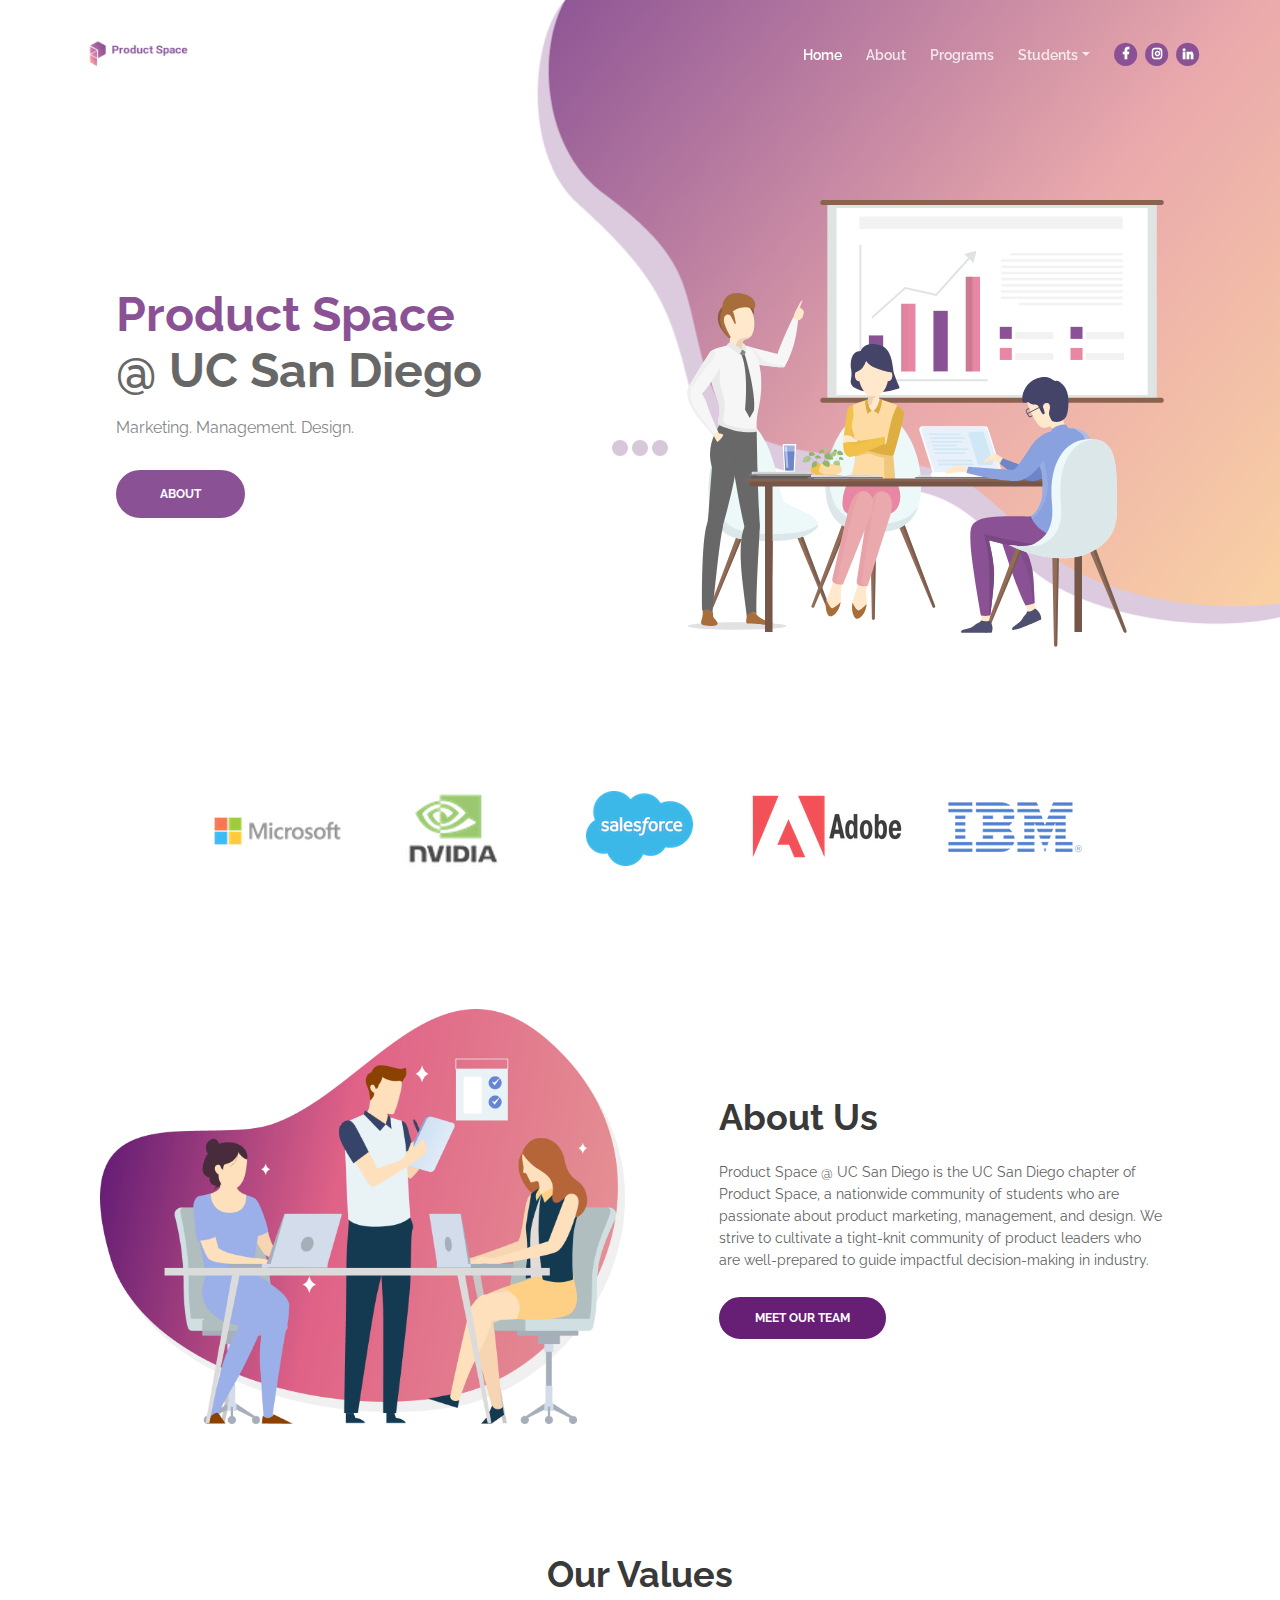
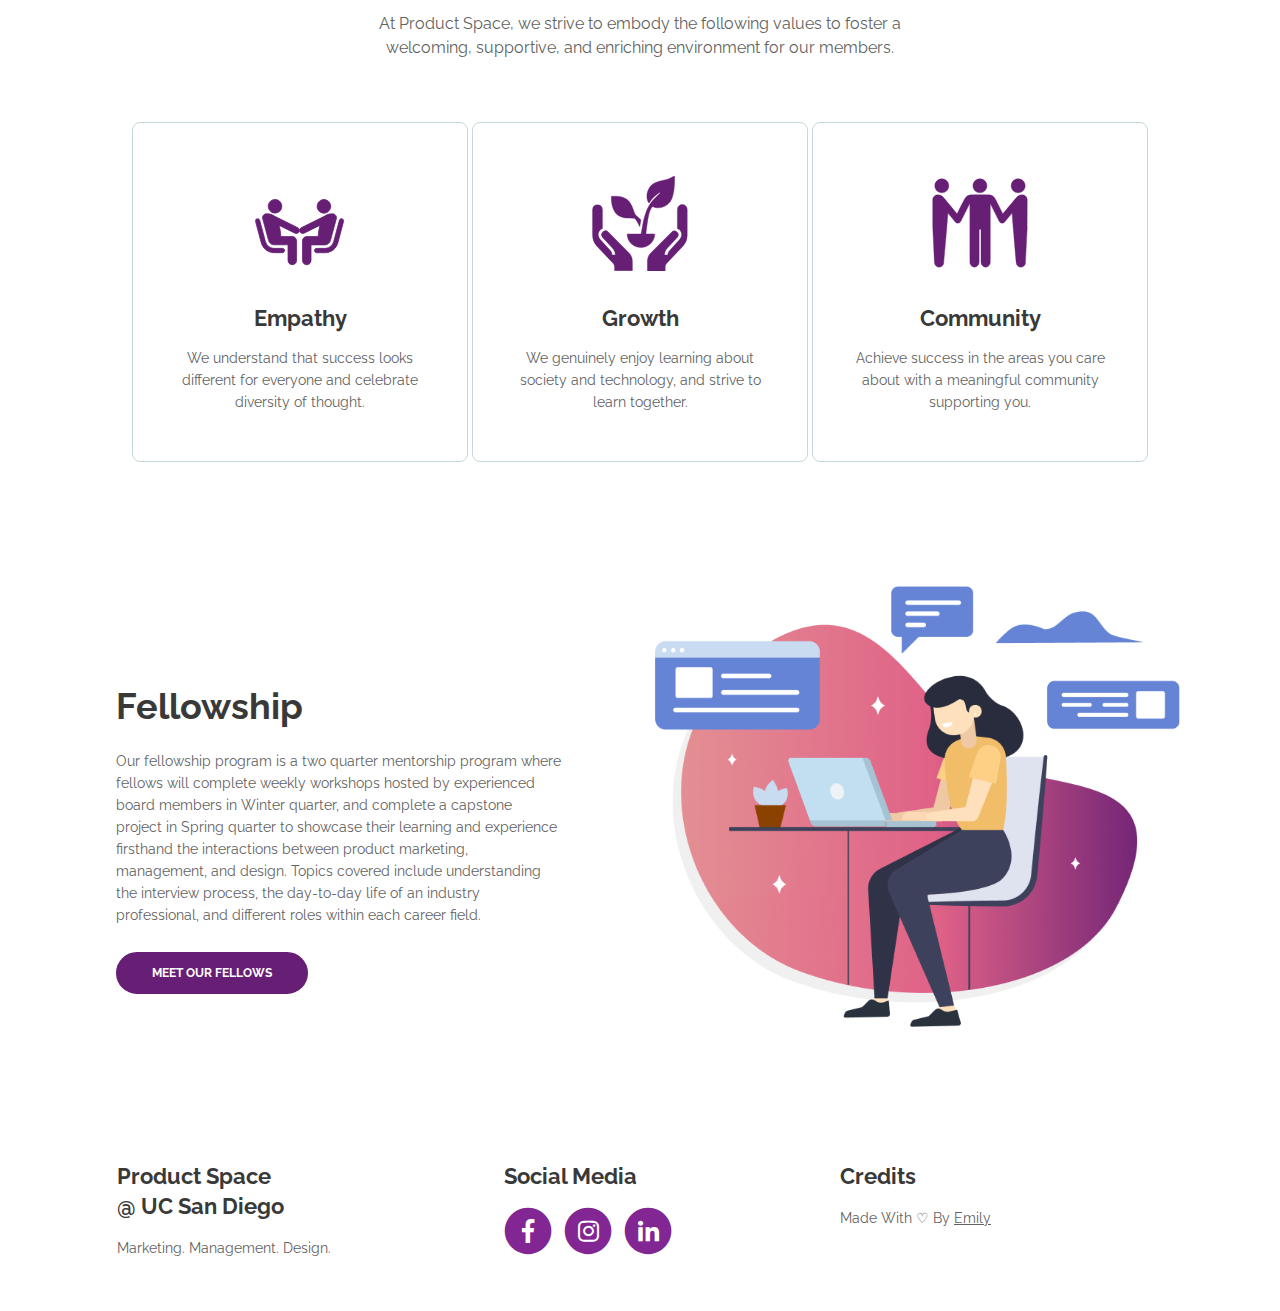
<file: index.html>
<!DOCTYPE html>
<html lang="en">
<head>
    <meta charset="utf-8">
    <meta name="viewport" content="width=device-width, initial-scale=1, shrink-to-fit=no">

    <!-- OG Meta Tags to improve the way the post looks when you share the page on LinkedIn, Facebook, Google+ -->
	<meta property="og:site_name" content="Product Space @ UC San Diego" /> <!-- website name -->
	<meta property="og:site" content="" /> <!-- website link -->
	<meta property="og:title" content="Product Space @ UC San Diego"/> <!-- title shown in the actual shared post -->
	<meta property="og:description" content="" /> <!-- description shown in the actual shared post -->
	<meta property="og:image" content="" /> <!-- image link, make sure it's jpg -->
	<meta property="og:url" content="" /> <!-- where do you want your post to link to -->
	<meta property="og:type" content="article" />

    <!-- Website Title -->
    <title>Product Space @ UC San Diego</title>
    
    <!-- Styles -->
    <link href="https://fonts.googleapis.com/css?family=Raleway:400,400i,600,700,700i&amp;subset=latin-ext" rel="stylesheet">
    <link href="css/bootstrap.css" rel="stylesheet">
    <link href="css/fontawesome-all.css" rel="stylesheet">
    <link href="css/swiper.css" rel="stylesheet">
	<link href="css/magnific-popup.css" rel="stylesheet">
	<link href="css/styles.css" rel="stylesheet">
	
    <link rel="icon" href="images/PS-logo.png">
</head>
<body data-spy="scroll" data-target=".fixed-top">
    
    <!-- Preloader -->
	<div class="spinner-wrapper">
        <div class="spinner">
            <div class="bounce1"></div>
            <div class="bounce2"></div>
            <div class="bounce3"></div>
        </div>
    </div>
    <!-- end of preloader -->
    

    <!-- Navigation -->
    <nav class="navbar navbar-expand-lg navbar-dark navbar-custom fixed-top">

        <!-- Image Logo -->
        <a class="navbar-brand logo-image" href="index.html"><img src="images/long-logo.png" alt="alternative"></a>
        
        <!-- Mobile Menu Toggle Button -->
        <button class="navbar-toggler" type="button" data-toggle="collapse" data-target="#navbarsExampleDefault" aria-controls="navbarsExampleDefault" aria-expanded="false" aria-label="Toggle navigation">
            <span class="navbar-toggler-awesome fas fa-bars"></span>
            <span class="navbar-toggler-awesome fas fa-times"></span>
        </button>
        <!-- end of mobile menu toggle button -->

        <div class="collapse navbar-collapse" id="navbarsExampleDefault">
            <ul class="navbar-nav ml-auto">
                <li class="nav-item">
                    <a class="nav-link page-scroll" href="#header">Home <span class="sr-only">(current)</span></a>
                </li>
                <li class="nav-item">
                    <a class="nav-link page-scroll" href="#about">About</a>
                </li>
                <li class="nav-item">
                    <a class="nav-link page-scroll" href="#program">Programs</a>
                </li>

                <!-- Dropdown Menu -->          
                <li class="nav-item dropdown">
                    <a class="nav-link dropdown-toggle page-scroll" id="navbarDropdown" role="button" aria-haspopup="true" aria-expanded="false">Students</a>
                    <div class="dropdown-menu" aria-labelledby="navbarDropdown">
                        <a class="dropdown-item" href="board-members.html"><span class="item-text">Board Members</span></a>
                        <div class="dropdown-items-divide-hr"></div>
                        <a class="dropdown-item" href="fellows.html"><span class="item-text">Fellows</span></a>
                    </div>
                </li>
                <!-- end of dropdown menu -->

            </ul>
            <span class="nav-item social-icons">
                <span class="fa-stack fa-lg">
                    <a href="https://www.facebook.com/productspaceucsd/">
                        <i class="fas fa-circle fa-stack-2x"></i>
                        <i class="fab fa-facebook-f fa-stack-1x"></i>
                    </a>
                </span>
                <span class="fa-stack fa-lg">
                    <a href="https://www.instagram.com/productspaceucsd/">
                        <i class="fas fa-circle fa-stack-2x"></i>
                        <i class="fab fa-instagram fa-stack-1x"></i>
                    </a>
                </span>
                <span class="fa-stack fa-lg">
                    <a href="https://www.linkedin.com/company/product-space-national/">
                        <i class="fas fa-circle fa-stack-2x"></i>
                        <i class="fab fa-linkedin-in fa-stack-1x"></i>
                    </a>
                </span>
            </span>
        </div>
    </nav> <!-- end of navbar -->
    <!-- end of navigation -->


    <!-- Header -->
    <header id="header" class="header">
        <div class="header-content">
            <div class="container">
                <div class="row">
                    <div class="col-lg-6">
                        <div class="text-container">
                            <h1><span class="purple">Product Space</span><br>@ UC San Diego</h1>
                            <p class="p-large">Marketing. Management. Design.</p>
                            <a class="btn-solid-lg page-scroll" href="#about">ABOUT</a>
                        </div> <!-- end of text-container -->
                    </div> <!-- end of col -->
                    <div class="col-lg-6">
                        <div class="image-container">
                            <img class="img-fluid" src="images/landing-page-graphics/homepage graphic 1.svg" alt="alternative">
                        </div> <!-- end of image-container -->
                    </div> <!-- end of col -->
                </div> <!-- end of row -->
            </div> <!-- end of container -->
        </div> <!-- end of header-content -->
    </header> <!-- end of header -->
    <!-- end of header -->


    <!-- Companies -->
    <div class="slider-1">
        <div class="container">
            <div class="row">
                <div class="col-lg-12">
                    
                    <!-- Image Slider -->
                    <div class="slider-container">
                        <div class="swiper-container image-slider">
                            <div class="swiper-wrapper">
                                <!-- Microsoft -->
                                <div class="swiper-slide">
                                    <div class="image-container">
                                        <img class="img-responsive" src="images/companies/microsoft-logo-4.png" alt="alternative">
                                    </div>
                                </div>
                                <!-- NVIDIA -->
                                <div class="swiper-slide">
                                    <div class="image-container">
                                        <img class="img-responsive" src="images/companies/nvidia-logo.png" alt="alternative">
                                    </div>
                                </div>
                                <!-- Salesforce -->
                                <div class="swiper-slide">
                                    <div class="image-container">
                                        <img class="img-responsive" src="images/companies/salesforce-logo.png" alt="alternative">
                                    </div>
                                </div>
                                <!-- Adobe -->
                                <div class="swiper-slide">
                                    <div class="image-container">
                                        <img class="img-responsive" src="images/companies/adobe-logo.png" alt="alternative">
                                    </div>
                                </div>
                                <!-- IBM -->
                                <div class="swiper-slide">
                                    <div class="image-container">
                                        <img class="img-responsive" src="images/companies/ibm-logo.png" alt="alternative">
                                    </div>
                                </div>
                            </div> <!-- end of swiper-wrapper -->
                        </div> <!-- end of swiper container -->
                    </div> <!-- end of slider-container -->
                    <!-- end of image slider -->
                </div> <!-- end of col -->
            </div> <!-- end of row -->
        </div> <!-- end of container -->
    </div> <!-- end of slider-1 -->
    <!-- end of companies -->


    <!-- About -->
    <div id="about">
        <div class="basic-2">
            <div class="container">
                <div class="row">
                    <div class="col-lg-6">
                        <div class="image-container">
                            <img class="img-fluid" src="images/landing-page-graphics/homepage graphic 2.png" alt="alternative">
                        </div> <!-- end of image-container -->
                    </div> <!-- end of col -->
                    <div class="col-lg-6">
                        <div class="text-container">
                            <h2>About Us</h2>
                            <p>Product Space @ UC San Diego is the UC San Diego chapter of Product Space, a nationwide community of students who are passionate about product marketing, management, and design. We strive to cultivate a tight-knit community of product leaders who are well-prepared to guide impactful decision-making in industry.</p>
                            <a class="btn-solid-reg" href="board-members.html">MEET OUR TEAM</a>
                        </div> <!-- end of text-container -->
                    </div> <!-- end of col -->
                </div> <!-- end of row -->
            </div> <!-- end of container -->
        </div> <!-- end of basic-2 -->
        <!-- end of details 2 -->
    </div>


    <!-- Values -->
    <div id="values" class="cards-1">
        <div class="container">
            <div class="row">
                <div class="col-lg-12">
                    <h2>Our Values</h2>
                    <p class="p-heading p-large">At Product Space, we strive to embody the following values to foster a welcoming, supportive, and enriching environment for our members.</p>
                </div> <!-- end of col -->
            </div> <!-- end of row -->
            <div class="row">
                <div class="col-md-12">

                    <!-- Empathy -->
                    <div class="card">
                        <img class="card-image" src="images/values/empathy.svg" alt="alternative">
                        <div class="card-body">
                            <h4 class="card-title">Empathy</h4>
                            <p>We understand that success looks different for everyone and celebrate diversity of thought.</p>
                        </div>
                    </div>

                    <!-- Growth -->
                    <div class="card">
                        <img class="card-image" src="images/values/growth.svg" alt="alternative">
                        <div class="card-body">
                            <h4 class="card-title">Growth</h4>
                            <p>We genuinely enjoy learning about society and technology, and strive to learn together.</p>
                        </div>
                    </div>

                    <!-- Community -->
                    <div class="card">
                        <img class="card-image" src="images/values/community.svg" alt="alternative">
                        <div class="card-body">
                            <h4 class="card-title">Community</h4>
                            <p>Achieve success in the areas you care about with a meaningful community supporting you.</p>
                        </div>
                    </div>
                    
                </div> <!-- end of col -->
            </div> <!-- end of row -->
        </div> <!-- end of container -->
    </div> <!-- end of cards-1 -->
    <!-- end of services -->


    <div id="program">
        <div class="basic-1">
            <div class="container">
                <div class="row">
                    <div class="col-lg-6">
                        <div class="text-container">
                            <h2>Fellowship</h2>
                            <p>Our fellowship program is a two quarter mentorship program where fellows will complete weekly workshops hosted by experienced board members in Winter quarter, and complete a capstone project in Spring quarter to showcase their learning and experience firsthand the interactions between product marketing, management, and design. Topics covered include understanding the interview process, the day-to-day life of an industry professional, and different roles within each career field.</p>
                            <a class="btn-solid-reg" href="fellows.html">MEET OUR FELLOWS</a>
                        </div> <!-- end of text-container -->
                    </div> <!-- end of col -->
                    <div class="col-lg-6">
                        <div class="image-container">
                            <img class="img-fluid" src="images/landing-page-graphics/homepage graphic 3.png" alt="alternative">
                        </div> <!-- end of image-container -->
                    </div> <!-- end of col -->
                </div> <!-- end of row -->
            </div> <!-- end of container -->
        </div> <!-- end of basic-1 -->
    </div>


    <!-- Footer -->
    <div class="footer">
        <div class="container">
            <div class="row">

                <div class="col-md-4">
                    <div class="footer-col">
                        <h4>Product Space <br>@ UC San Diego</h4>
                        <p>Marketing. Management. Design.</p>
                    </div>
                </div> <!-- end of col -->

                <div class="col-md-4">
                    <div class="footer-col last">
                        <h4>Social Media</h4>
                        <span class="fa-stack fa-lg">
                            <a href="https://www.facebook.com/productspaceucsd/">
                                <i class="fas fa-circle fa-stack-2x"></i>
                                <i class="fab fa-facebook-f fa-stack-1x"></i>
                            </a>
                        </span>
                        <span class="fa-stack fa-lg">
                            <a href="https://www.instagram.com/productspaceucsd/">
                                <i class="fas fa-circle fa-stack-2x"></i>
                                <i class="fab fa-instagram fa-stack-1x"></i>
                            </a>
                        </span>
                        <span class="fa-stack fa-lg">
                            <a href="https://www.linkedin.com/company/product-space-national">
                                <i class="fas fa-circle fa-stack-2x"></i>
                                <i class="fab fa-linkedin-in fa-stack-1x"></i>
                            </a>
                        </span>
                    </div> 
                </div> <!-- end of col -->

                <div class="col-md-4">
                    <h4>Credits</h4>
                    <p>Made With ♡ By <a href="https://www.linkedin.com/in/emilyjin1/">Emily</a></p>
                </div>
            </div> <!-- end of row -->
        </div> <!-- end of container -->
    </div> <!-- end of footer -->  
    <!-- end of footer -->
    
    	
    <!-- Scripts -->
    <script src="js/jquery.min.js"></script> <!-- jQuery for Bootstrap's JavaScript plugins -->
    <script src="js/popper.min.js"></script> <!-- Popper tooltip library for Bootstrap -->
    <script src="js/bootstrap.min.js"></script> <!-- Bootstrap framework -->
    <script src="js/jquery.easing.min.js"></script> <!-- jQuery Easing for smooth scrolling between anchors -->
    <script src="js/swiper.min.js"></script> <!-- Swiper for image and text sliders -->
    <script src="js/jquery.magnific-popup.js"></script> <!-- Magnific Popup for lightboxes -->
    <script src="js/validator.min.js"></script> <!-- Validator.js - Bootstrap plugin that validates forms -->
    <script src="js/scripts.js"></script> <!-- Custom scripts -->
</body>
</html>
</file>
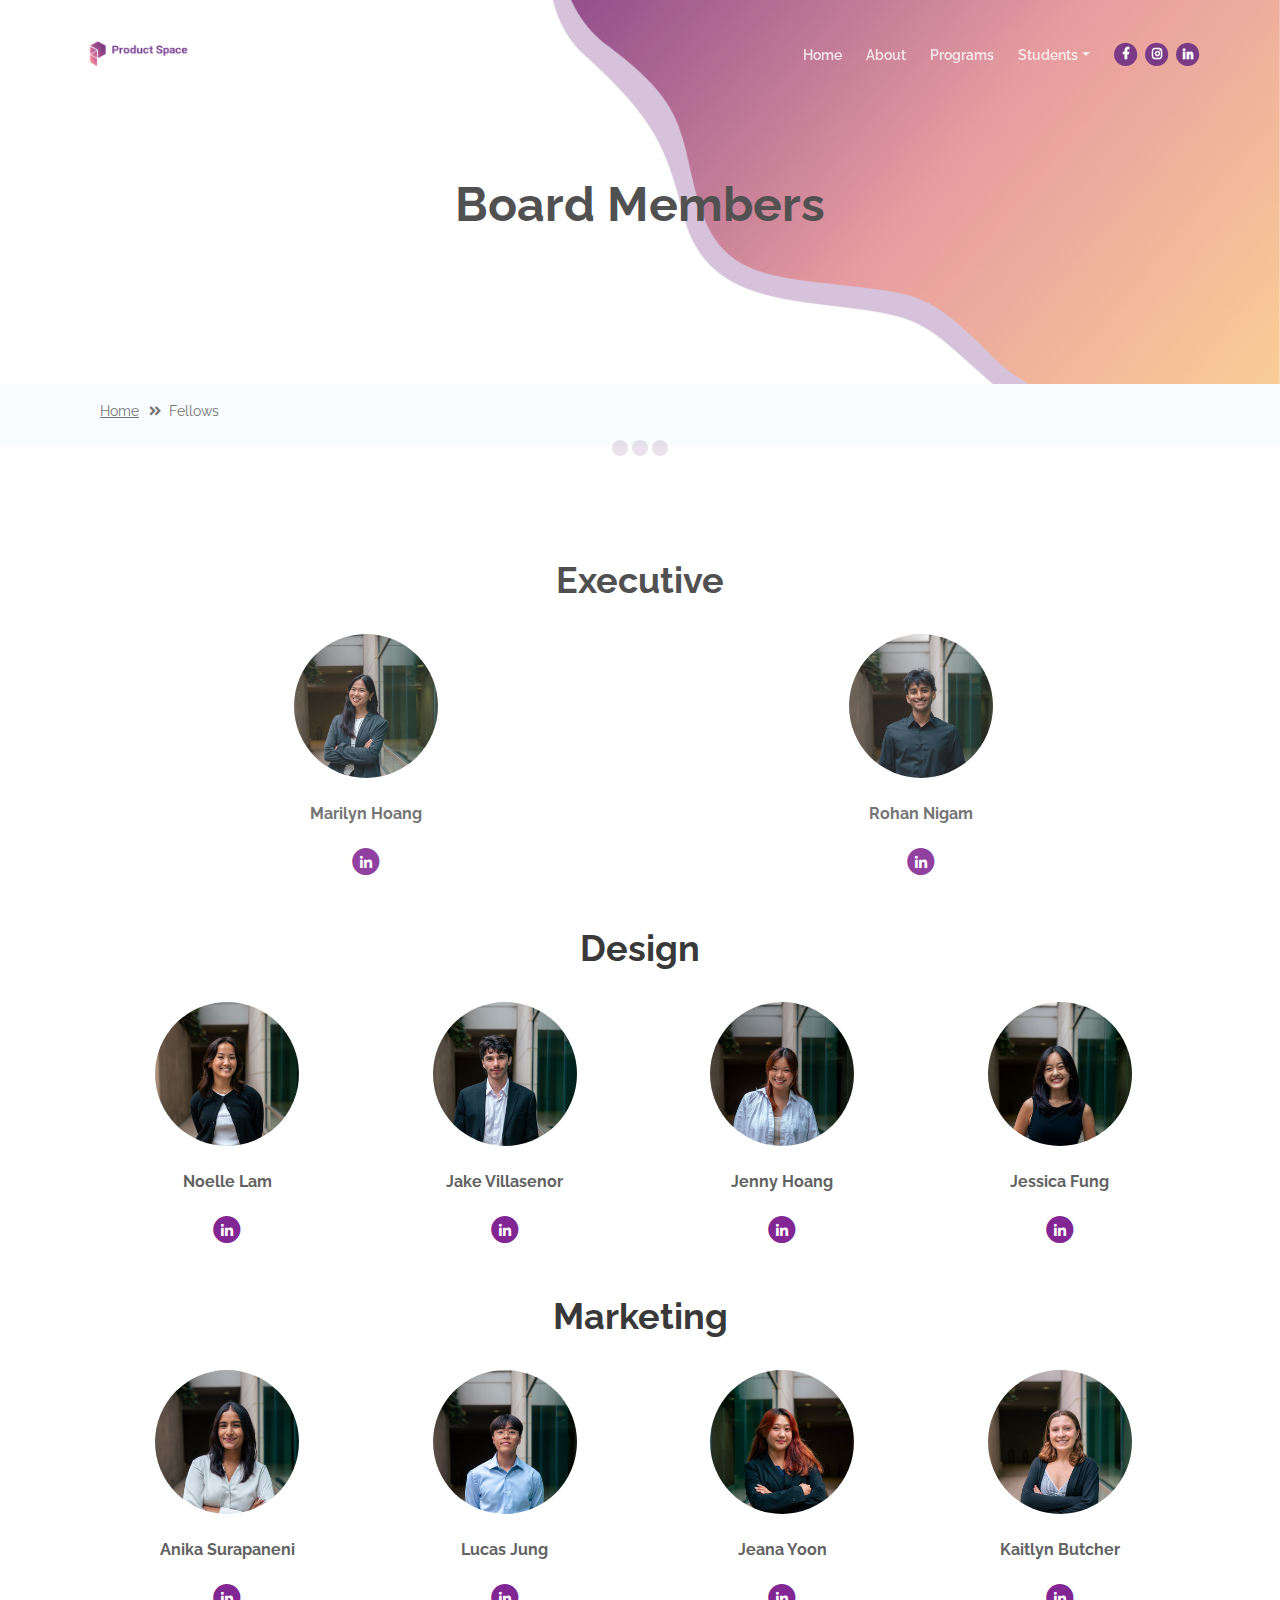
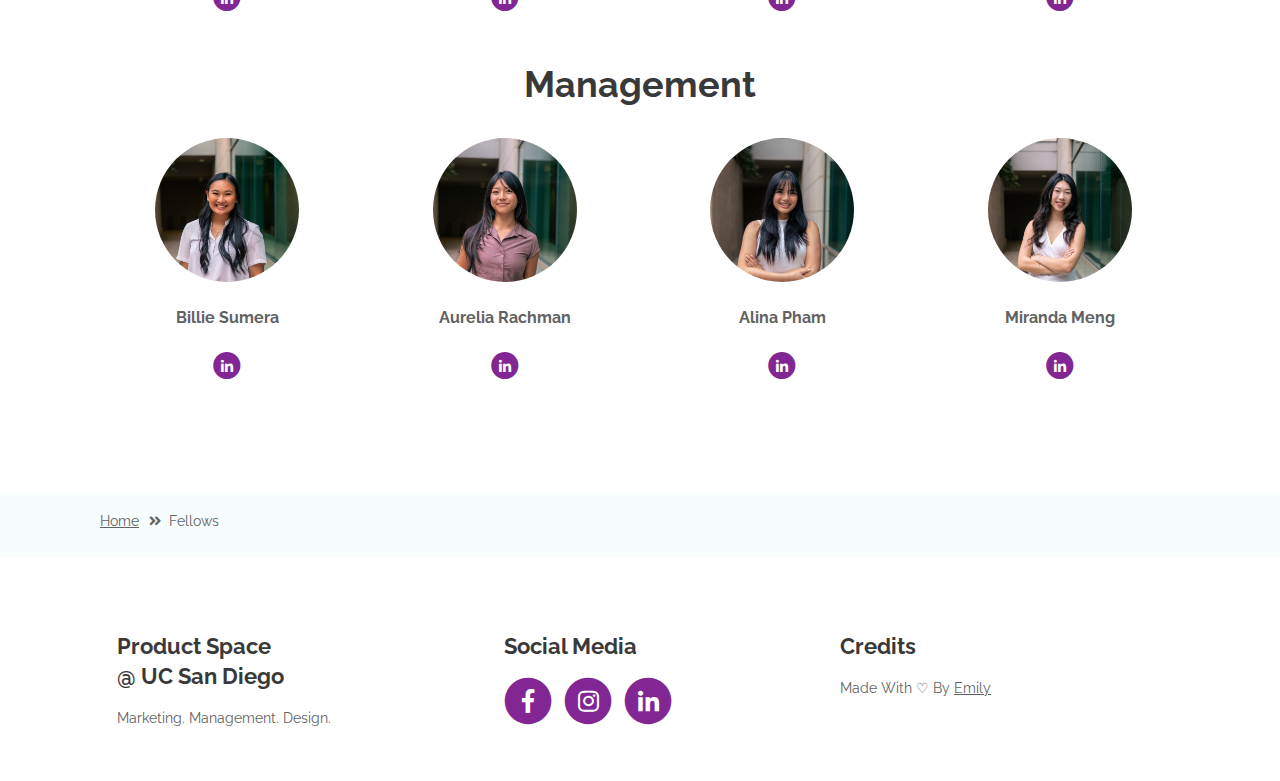
<file: board-members.html>
<!DOCTYPE html>
<html lang="en">
<head>
    <meta charset="utf-8">
    <meta name="viewport" content="width=device-width, initial-scale=1, shrink-to-fit=no">

    <!-- OG Meta Tags to improve the way the post looks when you share the page on LinkedIn, Facebook, Google+ -->
	<meta property="og:site_name" content="Product Space @ UC San Diego" /> <!-- website name -->
	<meta property="og:site" content="" /> <!-- website link -->
	<meta property="og:title" content="Product Space @ UC San Diego - Board Members"/> <!-- title shown in the actual shared post -->
	<meta property="og:description" content="" /> <!-- description shown in the actual shared post -->
	<meta property="og:image" content="" /> <!-- image link, make sure it's jpg -->
	<meta property="og:url" content="" /> <!-- where do you want your post to link to -->
	<meta property="og:type" content="article" />

    <!-- Website Title -->
    <title>Product Space @ UC San Diego - Board Members</title>
    
    <!-- Styles -->
    <link href="https://fonts.googleapis.com/css?family=Raleway:400,400i,600,700,700i&amp;subset=latin-ext" rel="stylesheet">
    <link href="css/bootstrap.css" rel="stylesheet">
    <link href="css/fontawesome-all.css" rel="stylesheet">
    <link href="css/swiper.css" rel="stylesheet">
	<link href="css/magnific-popup.css" rel="stylesheet">
	<link href="css/styles.css" rel="stylesheet">
	
	<!-- Favicon  -->
    <link rel="icon" href="images/PS-logo.png">
</head>
<body data-spy="scroll" data-target=".fixed-top">
    
    <!-- Preloader -->
	<div class="spinner-wrapper">
        <div class="spinner">
            <div class="bounce1"></div>
            <div class="bounce2"></div>
            <div class="bounce3"></div>
        </div>
    </div>
    <!-- end of preloader -->
    

    <!-- Navigation -->
    <nav class="navbar navbar-expand-lg navbar-dark navbar-custom fixed-top">

        <!-- Image Logo -->
        <a class="navbar-brand logo-image" href="index.html"><img src="images/long-logo.png" alt="alternative"></a>
        
        <!-- Mobile Menu Toggle Button -->
        <button class="navbar-toggler" type="button" data-toggle="collapse" data-target="#navbarsExampleDefault" aria-controls="navbarsExampleDefault" aria-expanded="false" aria-label="Toggle navigation">
            <span class="navbar-toggler-awesome fas fa-bars"></span>
            <span class="navbar-toggler-awesome fas fa-times"></span>
        </button>
        <!-- end of mobile menu toggle button -->

        <div class="collapse navbar-collapse" id="navbarsExampleDefault">
            <ul class="navbar-nav ml-auto">
                <li class="nav-item">
                    <a class="nav-link page-scroll" href="index.html#header">Home <span class="sr-only">(current)</span></a>
                </li>
                <li class="nav-item">
                    <a class="nav-link page-scroll" href="index.html#about">About</a>
                </li>
                <li class="nav-item">
                    <a class="nav-link page-scroll" href="index.html#program">Programs</a>
                </li>

                <!-- Dropdown Menu -->          
                <li class="nav-item dropdown">
                    <a class="nav-link dropdown-toggle page-scroll" id="navbarDropdown" role="button" aria-haspopup="true" aria-expanded="false">Students</a>
                    <div class="dropdown-menu" aria-labelledby="navbarDropdown">
                        <a class="dropdown-item" href="board-members.html"><span class="item-text">Board Members</span></a>
                        <div class="dropdown-items-divide-hr"></div>
                        <a class="dropdown-item" href="fellows.html"><span class="item-text">Fellows</span></a>
                    </div>
                </li>
                <!-- end of dropdown menu -->

            </ul>
            <span class="nav-item social-icons">
                <span class="fa-stack fa-lg">
                    <a href="https://www.facebook.com/productspaceucsd/">
                        <i class="fas fa-circle fa-stack-2x"></i>
                        <i class="fab fa-facebook-f fa-stack-1x"></i>
                    </a>
                </span>
                <span class="fa-stack fa-lg">
                    <a href="https://www.instagram.com/productspaceucsd/">
                        <i class="fas fa-circle fa-stack-2x"></i>
                        <i class="fab fa-instagram fa-stack-1x"></i>
                    </a>
                </span>
                <span class="fa-stack fa-lg">
                    <a href="https://www.linkedin.com/company/product-space-national/">
                        <i class="fas fa-circle fa-stack-2x"></i>
                        <i class="fab fa-linkedin-in fa-stack-1x"></i>
                    </a>
                </span>
            </span>
        </div>
    </nav> <!-- end of navbar -->
    <!-- end of navigation -->


    <!-- Header -->
    <header id="header" class="ex-header">
        <div class="container">
            <div class="row">
                <div class="col-lg-12">
                    <h1>Board Members</h1>
                </div> <!-- end of col -->
            </div> <!-- end of row -->
        </div> <!-- end of container -->
    </header> <!-- end of ex-header -->
    <!-- end of header -->


    <!-- Breadcrumbs -->
    <div class="ex-basic-1">
        <div class="container">
            <div class="row">
                <div class="col-lg-12">
                    <div class="breadcrumbs">
                        <a href="index.html">Home</a><i class="fa fa-angle-double-right"></i><span>Fellows</span>
                    </div> <!-- end of breadcrumbs -->
                </div> <!-- end of col -->
            </div> <!-- end of row -->
        </div> <!-- end of container -->
    </div> <!-- end of ex-basic-1 -->
    <!-- end of breadcrumbs -->


    <!-- About -->
    <div id="about1" class="basic-4">
        <div id="container" class="container">

        </div> <!-- end of container -->
    </div> <!-- end of basic-4 -->
    <!-- end of about -->

    <script>
        document.addEventListener('DOMContentLoaded', function() {
            fetch('board.json')
            .then(response => response.json())
            .then(data => {
                const fellowsContainer = document.getElementById('container'); // Assuming this is where fellows are listed
        
                Object.keys(data).forEach(category => {
                    // Create a section for each category with a title
                    const categorySection = document.createElement('div');
                    categorySection.className = 'row';
                    categorySection.innerHTML = `<div class="col-lg-12"><h2>${category}</h2></div>`;
                    fellowsContainer.appendChild(categorySection);
        
                    // Iterate through fellows in the category
                    data[category].forEach(fellow => {
                        const imageSrc = fellow.imgSrc.trim() ? fellow.imgSrc : 'images/girl.png';

                        const fellowMember = document.createElement('div');
                        fellowMember.className = 'col-lg-2 col-md-4';
                        fellowMember.innerHTML = `
                            <div class="fellow-member">
                                <div class="image-wrapper">
                                    <a class="popup-with-move-anim" href="#${fellow.id}">
                                        <img class="img-fluid" src=${imageSrc} alt="alternative">
                                    </a>
                                </div>
                                <p class="p-large"><strong>${fellow.name}</strong></p>
                                <span class="social-icons">
                                    <span class="fa-stack">
                                        <a href="${fellow.LinkedIn}" target="_blank">
                                            <i class="fas fa-circle fa-stack-2x"></i>
                                            <i class="fab fa-linkedin-in fa-stack-1x"></i>
                                        </a>
                                    </span>
                                </span>
                            </div>
                        `;
                        categorySection.appendChild(fellowMember);
        
                        // Create modal pop-up for fellow's bio
                        const modal = document.createElement('div');
                        modal.id = fellow.id;
                        modal.className = 'lightbox-basic zoom-anim-dialog mfp-hide';
                        modal.innerHTML = `
                            <div class="container">
                                <div class="row">
                                    <button title="Close (Esc)" type="button" class="mfp-close x-button">×</button>
                                    <div class="col-lg-8">
                                        <div class="image-container">
                                            <img class="img-fluid" src=${fellow.imgSrc} alt="alternative">
                                        </div>
                                    </div>
                                    <div class="col-lg-4">
                                        <h3>${fellow.name}</h3>
                                        <hr>
                                        <h5>${fellow.position}</h5>
                                        <p><strong>Favorite Product:</strong> ${fellow.FavProduct}</p>
                                        <p><strong>Why Product Space:</strong> ${fellow.WhyPS}</p>
                                        <a class="btn-solid-reg mfp-close page-scroll" href="${fellow.LinkedIn}" target="_blank">LinkedIn</a>
                                    </div>
                                </div>
                            </div>
                        `;
                        fellowsContainer.appendChild(modal);
                    });

                    // Add a break (spacer) after each category
                    const categoryBreak = document.createElement('div');
                    categoryBreak.className = 'category-break'; // You can adjust this class in your CSS
                    fellowsContainer.appendChild(categoryBreak);
                });
        
                // Initialize Magnific Popup now that dynamic content has been added
                $('.popup-with-move-anim').magnificPopup({
                    type: 'inline',
                    fixedContentPos: false,
                    fixedBgPos: true,
                    overflowY: 'auto',
                    closeBtnInside: true,
                    preloader: false,
                    midClick: true,
                    removalDelay: 300,
                    mainClass: 'my-mfp-slide-bottom'
                });
            })
            .catch(error => console.log('Error loading the fellows data: ', error));
        });
    </script>
        
    
    <!-- Breadcrumbs -->
    <div class="ex-basic-1">
        <div class="container">
            <div class="row">
                <div class="col-lg-12">
                    <div class="breadcrumbs">
                        <a href="index.html">Home</a><i class="fa fa-angle-double-right"></i><span>Fellows</span>
                    </div> <!-- end of breadcrumbs -->
                </div> <!-- end of col -->
            </div> <!-- end of row -->
        </div> <!-- end of container -->
    </div> <!-- end of ex-basic-1 -->
    <!-- end of breadcrumbs -->


    <!-- Footer -->
    <div class="footer">
        <div class="container">
            <div class="row">
                <div class="col-md-4">
                    <div class="footer-col">
                        <h4>Product Space<br>@ UC San Diego</h4>
                        <p>Marketing. Management. Design.</p>
                    </div>
                </div> <!-- end of col -->

                <div class="col-md-4">
                    <div class="footer-col last">
                        <h4>Social Media</h4>
                        <span class="fa-stack fa-lg">
                            <a href="https://www.facebook.com/productspaceucsd/">
                                <i class="fas fa-circle fa-stack-2x"></i>
                                <i class="fab fa-facebook-f fa-stack-1x"></i>
                            </a>
                        </span>
                        <span class="fa-stack fa-lg">
                            <a href="https://www.instagram.com/productspaceucsd/">
                                <i class="fas fa-circle fa-stack-2x"></i>
                                <i class="fab fa-instagram fa-stack-1x"></i>
                            </a>
                        </span>
                        <span class="fa-stack fa-lg">
                            <a href="https://www.linkedin.com/company/product-space-national">
                                <i class="fas fa-circle fa-stack-2x"></i>
                                <i class="fab fa-linkedin-in fa-stack-1x"></i>
                            </a>
                        </span>
                    </div> 
                </div> <!-- end of col -->

                <div class="col-md-4">
                    <h4>Credits</h4>
                    <p>Made With ♡ By <a href="https://www.linkedin.com/in/emilyjin1/">Emily</a></p>
                </div>
            </div> <!-- end of row -->
        </div> <!-- end of container -->
    </div> <!-- end of footer -->  
    <!-- end of footer -->

	
    <!-- Scripts -->
    <script src="js/jquery.min.js"></script> <!-- jQuery for Bootstrap's JavaScript plugins -->
    <script src="js/popper.min.js"></script> <!-- Popper tooltip library for Bootstrap -->
    <script src="js/bootstrap.min.js"></script> <!-- Bootstrap framework -->
    <script src="js/jquery.easing.min.js"></script> <!-- jQuery Easing for smooth scrolling between anchors -->
    <script src="js/swiper.min.js"></script> <!-- Swiper for image and text sliders -->
    <script src="js/jquery.magnific-popup.js"></script> <!-- Magnific Popup for lightboxes -->
    <script src="js/validator.min.js"></script> <!-- Validator.js - Bootstrap plugin that validates forms -->
    <script src="js/scripts.js"></script> <!-- Custom scripts -->
</body>
</html>
</file>
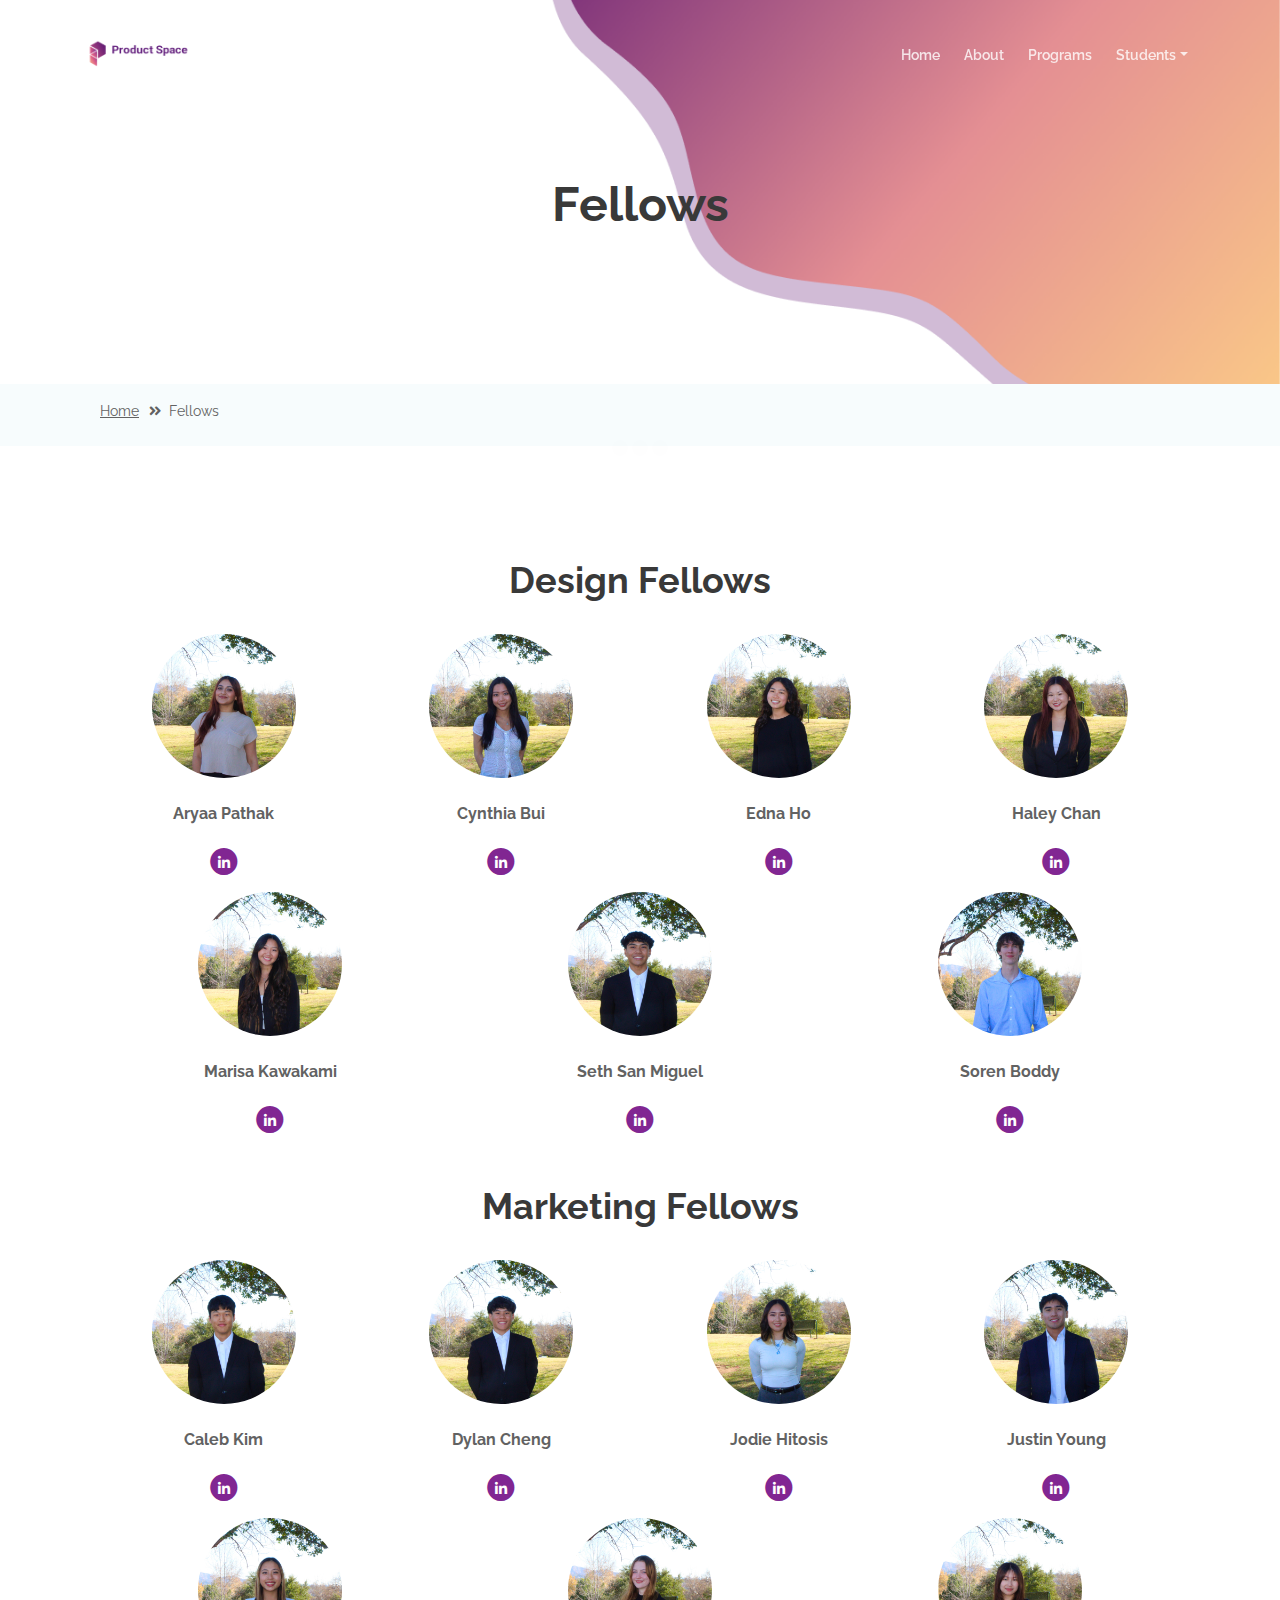
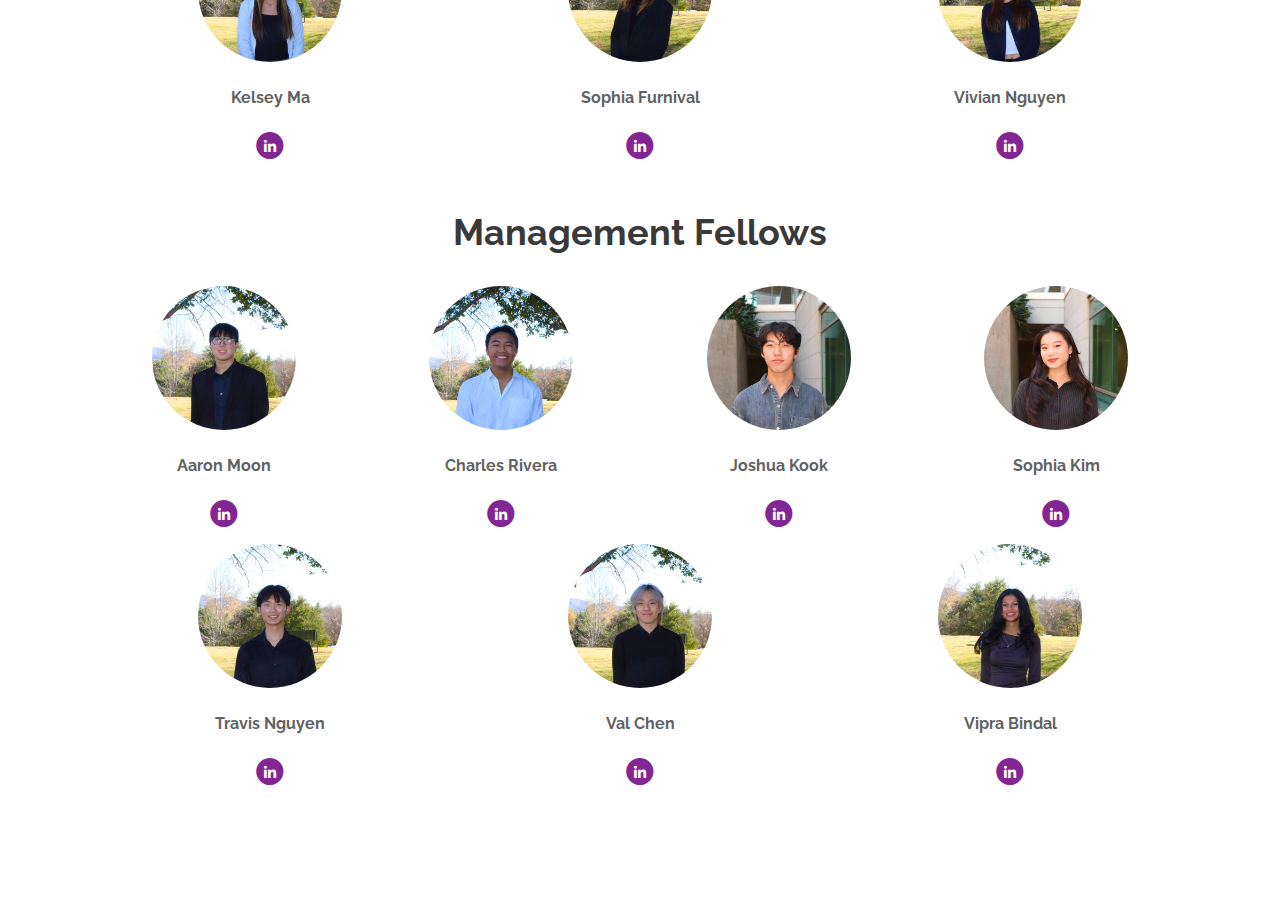
<file: fellows.html>
<!DOCTYPE html>
<html lang="en">
<head>
    <meta charset="utf-8">
    <meta name="viewport" content="width=device-width, initial-scale=1, shrink-to-fit=no">
    <meta property="og:site_name" content="Product Space @ UC San Diego" />
    <meta property="og:title" content="Product Space @ UC San Diego - Fellows"/>
    <meta property="og:type" content="article" />
    <title>Product Space @ UC San Diego - Fellows</title>
    <link href="https://fonts.googleapis.com/css?family=Raleway:400,400i,600,700,700i&subset=latin-ext" rel="stylesheet">
    <link href="css/bootstrap.css" rel="stylesheet">
    <link href="css/fontawesome-all.css" rel="stylesheet">
    <link href="css/swiper.css" rel="stylesheet">
    <link href="css/magnific-popup.css" rel="stylesheet">
    <link href="css/styles.css" rel="stylesheet">
    <link rel="icon" href="images/PS-logo.png">
</head>
<body data-spy="scroll" data-target=".fixed-top">
    <!-- Preloader -->
    <div class="spinner-wrapper">
        <div class="spinner">
            <div class="bounce1"></div>
            <div class="bounce2"></div>
            <div class="bounce3"></div>
        </div>
    </div>

    <!-- Navigation -->
    <nav class="navbar navbar-expand-lg navbar-dark navbar-custom fixed-top">
        <a class="navbar-brand logo-image" href="index.html"><img src="images/long-logo.png" alt="alternative"></a>
        <button class="navbar-toggler" type="button" data-toggle="collapse" data-target="#navbarsExampleDefault" aria-controls="navbarsExampleDefault" aria-expanded="false" aria-label="Toggle navigation">
            <span class="navbar-toggler-awesome fas fa-bars"></span>
            <span class="navbar-toggler-awesome fas fa-times"></span>
        </button>
        <div class="collapse navbar-collapse" id="navbarsExampleDefault">
            <ul class="navbar-nav ml-auto">
                <li class="nav-item"><a class="nav-link page-scroll" href="index.html#header">Home</a></li>
                <li class="nav-item"><a class="nav-link page-scroll" href="index.html#about">About</a></li>
                <li class="nav-item"><a class="nav-link page-scroll" href="index.html#program">Programs</a></li>
                <li class="nav-item dropdown">
                    <a class="nav-link dropdown-toggle page-scroll" id="navbarDropdown" role="button" aria-haspopup="true" aria-expanded="false">Students</a>
                    <div class="dropdown-menu" aria-labelledby="navbarDropdown">
                        <a class="dropdown-item" href="board-members.html">Board Members</a>
                        <div class="dropdown-items-divide-hr"></div>
                        <a class="dropdown-item" href="fellows.html">Fellows</a>
                    </div>
                </li>
            </ul>
        </div>
    </nav>

    <header id="header" class="ex-header">
        <div class="container">
            <div class="row">
                <div class="col-lg-12">
                    <h1>Fellows</h1>
                </div>
            </div>
        </div>
    </header>

    <div class="ex-basic-1">
        <div class="container">
            <div class="row">
                <div class="col-lg-12">
                    <div class="breadcrumbs">
                        <a href="index.html">Home</a><i class="fa fa-angle-double-right"></i><span>Fellows</span>
                    </div>
                </div>
            </div>
        </div>
    </div>

    <div id="about1" class="basic-4">
        <div id="container" class="container"></div>
    </div>

    <script>
        document.addEventListener('DOMContentLoaded', function () {
            fetch('members.json')
                .then(response => response.json())
                .then(data => {
                    const fellowsContainer = document.getElementById('container');
        
                    Object.keys(data).forEach(category => {
                        // Section title
                        const sectionTitle = document.createElement('div');
                        sectionTitle.className = 'row';
                        sectionTitle.innerHTML = `<div class="col-lg-12"><h2>${category}</h2></div>`;
                        fellowsContainer.appendChild(sectionTitle);
        
                        const fellows = data[category];
                        for (let i = 0; i < fellows.length; i += 4) {
                            const row = document.createElement('div');
                            row.className = 'row justify-content-center';
        
                            const slice = fellows.slice(i, i + 4); // Groups of 4 then 3
                            slice.forEach(fellow => {
                                const imageSrc = fellow.imgSrc && fellow.imgSrc.trim() !== '' ? fellow.imgSrc : 'images/girl.png';
        
                                const fellowMember = document.createElement('div');
                                fellowMember.className = 'col-lg-3 col-md-4 col-sm-6';
                                fellowMember.innerHTML = `
                                    <div class="fellow-member">
                                        <div class="image-wrapper">
                                            <a class="popup-with-move-anim" href="#${fellow.id}">
                                                <img class="img-fluid" src=${fellow.imgSrc} alt="alternative">
                                            </a>
                                        </div>
                                        <p class="p-large"><strong>${fellow.name}</strong></p>
                                        <span class="social-icons">
                                            <span class="fa-stack">
                                                <a href="${fellow.LinkedIn}" target="_blank">
                                                    <i class="fas fa-circle fa-stack-2x"></i>
                                                    <i class="fab fa-linkedin-in fa-stack-1x"></i>
                                                </a>
                                            </span>
                                        </span>
                                    </div>
                                `;
                                row.appendChild(fellowMember);
        
                                // Modal
                                const modal = document.createElement('div');
                                modal.id = fellow.id;
                                modal.className = 'lightbox-basic zoom-anim-dialog mfp-hide';
                                modal.innerHTML = `
                                    <div class="container">
                                        <div class="row">
                                            <button title="Close (Esc)" type="button" class="mfp-close x-button">×</button>
                                            <div class="col-lg-8">
                                                <div class="image-container">
                                                    <img class="img-fluid" src=${fellow.imgSrc} alt="alternative">
                                                </div>
                                            </div>
                                            <div class="col-lg-4">
                                                <h3>${fellow.name}</h3>
                                                <hr>
                                                <h5>${fellow.position}</h5>
                                                <p><strong>Favorite Product:</strong> ${fellow.FavProduct}</p>
                                                <p><strong>Why Product Space:</strong> ${fellow.WhyPS}</p>
                                                <a class="btn-solid-reg mfp-close page-scroll" href="${fellow.LinkedIn}" target="_blank">LinkedIn</a>
                                            </div>
                                        </div>
                                    </div>
                                `;
                                fellowsContainer.appendChild(modal);
                            });
        
                            fellowsContainer.appendChild(row);
                        }
        
                        const spacer = document.createElement('div');
                        spacer.className = 'category-break';
                        fellowsContainer.appendChild(spacer);
                    });
        
                    // Initialize popups
                    $('.popup-with-move-anim').magnificPopup({
                        type: 'inline',
                        fixedContentPos: false,
                        fixedBgPos: true,
                        overflowY: 'auto',
                        closeBtnInside: true,
                        preloader: false,
                        midClick: true,
                        removalDelay: 300,
                        mainClass: 'my-mfp-slide-bottom'
                    });
                })
                .catch(error => console.log('Error loading fellows data:', error));
        });
        </script>
        

    <!-- Scripts -->
    <script src="js/jquery.min.js"></script>
    <script src="js/popper.min.js"></script>
    <script src="js/bootstrap.min.js"></script>
    <script src="js/jquery.easing.min.js"></script>
    <script src="js/swiper.min.js"></script>
    <script src="js/jquery.magnific-popup.js"></script>
    <script src="js/validator.min.js"></script>
    <script src="js/scripts.js"></script>
</body>
</html>
</file>
<file: css/styles.css>
/******************************/
/*     01. General Styles     */
/******************************/
body, html {
    width: 100%;
	height: 100%;
}

body, p {
	color: #626262; 
	font: 400 0.875rem/1.375rem "Raleway", sans-serif;
}

.p-large {
	font: 400 0.975rem/1.5rem "Raleway", sans-serif;
}

.p-small {
	font: 400 0.75rem/1.25rem "Raleway", sans-serif;
}

.p-heading {
	margin-bottom: 3.875rem;
}

.li-space-lg li {
	margin-bottom: 0.25rem;
}

.indent {
	padding-left: 1.25rem;
}

h1 {
	color: #393939;
	font: 700 3rem/3.5rem "Raleway", sans-serif;
}

h2 {
	color: #393939;
	font: 700 2.25rem/2.75rem "Raleway", sans-serif;
}

h3 {
	color: #393939;
	font: 700 1.75rem/2rem "Raleway", sans-serif;
}

h4 {
	color: #393939;
	font: 700 1.375rem/1.875rem "Raleway", sans-serif;
}

h5 {
	color: #393939;
	font: 700 1.125rem/1.625rem "Raleway", sans-serif;
}

a {
	color: #626262;
	text-decoration: underline;
}

a:hover {
	color: #626262;
	text-decoration: underline;
}

a.purple {
	color: #671e75;
}

a.white {
	color: #fff;
}

.purple {
	color: #671e75;
}

.btn-solid-reg {
	display: inline-block;
	padding: 1.1875rem 2.125rem 1.1875rem 2.125rem;
	border: 0.125rem solid #671E75;
	border-radius: 2rem;
	background-color: #671E75;
	color: #fff;
	font: 700 0.75rem/0 "Raleway", sans-serif;
	text-decoration: none;
	transition: all 0.2s;
}

.btn-solid-reg:hover {
	background-color: transparent;
	color: #671E75;
	text-decoration: none;
}

.btn-solid-lg {
	display: inline-block;
	padding: 1.375rem 2.625rem 1.375rem 2.625rem;
	border: 0.125rem solid #671E75;
	border-radius: 2rem;
	background-color: #671E75;
	color: #fff;
	font: 700 0.75rem/0 "Raleway", sans-serif;
	text-decoration: none;
	transition: all 0.2s;
}

.btn-solid-lg:hover {
	background-color: transparent;
	color: #671e75;
	text-decoration: none;
}

.btn-outline-reg {
	display: inline-block;
	padding: 1.1875rem 2.125rem 1.1875rem 2.125rem;
	border: 0.125rem solid #671E75;
	border-radius: 2rem;
	background-color: transparent;
	color: #671E75;
	font: 700 0.75rem/0 "Raleway", sans-serif;
	text-decoration: none;
	transition: all 0.2s;
}

.btn-outline-reg:hover {
	background-color: #671E75;
	color: #fff;
	text-decoration: none;
}

.btn-outline-lg {
	display: inline-block;
	padding: 1.375rem 2.625rem 1.375rem 2.625rem;
	border: 0.125rem solid #671E75;
	border-radius: 2rem;
	background-color: transparent;
	color: #671E75;
	font: 700 0.75rem/0 "Raleway", sans-serif;
	text-decoration: none;
	transition: all 0.2s;
}

.btn-outline-lg:hover {
	background-color: #671E75;
	color: #fff;
	text-decoration: none;
}

.btn-outline-sm {
	display: inline-block;
	padding: 1rem 1.625rem 0.875rem 1.625rem;
	border: 0.125rem solid #671E75;
	border-radius: 2rem;
	background-color: transparent;
	color: #671E75;
	font: 700 0.625rem/0 "Raleway", sans-serif;
	text-decoration: none;
	transition: all 0.2s;
}

.btn-outline-sm:hover {
	background-color: #671E75;
	color: #fff;
	text-decoration: none;
}

.form-group {
	position: relative;
	margin-bottom: 1.25rem;
}

.form-group.has-error.has-danger {
	margin-bottom: 0.625rem;
}

.form-group.has-error.has-danger .help-block.with-errors ul {
	margin-top: 0.375rem;
}

.label-control {
	position: absolute;
	top: 0.87rem;
	left: 1.375rem;
	color: #626262;
	opacity: 1;
	font: 400 0.875rem/1.375rem "Raleway", sans-serif;
	cursor: text;
	transition: all 0.2s ease;
}

/* IE10+ hack to solve lower label text position compared to the rest of the browsers */
@media screen and (-ms-high-contrast: active), screen and (-ms-high-contrast: none) {  
	.label-control {
		top: 0.9375rem;
	}
}

select {
    /* you should keep these first rules in place to maintain cross-browser behavior */
    -webkit-appearance: none;
	-moz-appearance: none;
	-ms-appearance: none;
    -o-appearance: none;
    appearance: none;
    background-image: url('../images/down-arrow.png');
    background-position: 96% 50%;
    background-repeat: no-repeat;
    outline: none;
}

select::-ms-expand {
    display: none; /* removes the ugly default down arrow on select form field in IE11 */
}

.checkbox {
	font: 400 0.75rem/1.25rem "Raleway", sans-serif;
}

input[type='checkbox'] {
	vertical-align: -15%;
	margin-right: 0.375rem;
}

/* IE10+ hack to raise checkbox field position compared to the rest of the browsers */
@media screen and (-ms-high-contrast: active), screen and (-ms-high-contrast: none) {  
	input[type='checkbox'] {
		vertical-align: -9%;
	}
}

.help-block.with-errors .list-unstyled {
	color: #626262;
	font-size: 0.75rem;
	line-height: 1.125rem;
	text-align: left;
}

.help-block.with-errors ul {
	margin-bottom: 0;
}
/* end of form success and error message formatting */

/* Form Success And Error Message Animation - Animate.css */
@-webkit-keyframes tada {
	from {
		-webkit-transform: scale3d(1, 1, 1);
		-ms-transform: scale3d(1, 1, 1);
		transform: scale3d(1, 1, 1);
	}
	10%, 20% {
		-webkit-transform: scale3d(.9, .9, .9) rotate3d(0, 0, 1, -3deg);
		-ms-transform: scale3d(.9, .9, .9) rotate3d(0, 0, 1, -3deg);
		transform: scale3d(.9, .9, .9) rotate3d(0, 0, 1, -3deg);
	}
	30%, 50%, 70%, 90% {
		-webkit-transform: scale3d(1.1, 1.1, 1.1) rotate3d(0, 0, 1, 3deg);
		-ms-transform: scale3d(1.1, 1.1, 1.1) rotate3d(0, 0, 1, 3deg);
		transform: scale3d(1.1, 1.1, 1.1) rotate3d(0, 0, 1, 3deg);
	}
	40%, 60%, 80% {
		-webkit-transform: scale3d(1.1, 1.1, 1.1) rotate3d(0, 0, 1, -3deg);
		-ms-transform: scale3d(1.1, 1.1, 1.1) rotate3d(0, 0, 1, -3deg);
		transform: scale3d(1.1, 1.1, 1.1) rotate3d(0, 0, 1, -3deg);
	}
	to {
		-webkit-transform: scale3d(1, 1, 1);
		-ms-transform: scale3d(1, 1, 1);
		transform: scale3d(1, 1, 1);
	}
}

@keyframes tada {
	from {
		-webkit-transform: scale3d(1, 1, 1);
		-ms-transform: scale3d(1, 1, 1);
		transform: scale3d(1, 1, 1);
	}
	10%, 20% {
		-webkit-transform: scale3d(.9, .9, .9) rotate3d(0, 0, 1, -3deg);
		-ms-transform: scale3d(.9, .9, .9) rotate3d(0, 0, 1, -3deg);
		transform: scale3d(.9, .9, .9) rotate3d(0, 0, 1, -3deg);
	}
	30%, 50%, 70%, 90% {
		-webkit-transform: scale3d(1.1, 1.1, 1.1) rotate3d(0, 0, 1, 3deg);
		-ms-transform: scale3d(1.1, 1.1, 1.1) rotate3d(0, 0, 1, 3deg);
		transform: scale3d(1.1, 1.1, 1.1) rotate3d(0, 0, 1, 3deg);
	}
	40%, 60%, 80% {
		-webkit-transform: scale3d(1.1, 1.1, 1.1) rotate3d(0, 0, 1, -3deg);
		-ms-transform: scale3d(1.1, 1.1, 1.1) rotate3d(0, 0, 1, -3deg);
		transform: scale3d(1.1, 1.1, 1.1) rotate3d(0, 0, 1, -3deg);
	}
	to {
		-webkit-transform: scale3d(1, 1, 1);
		-ms-transform: scale3d(1, 1, 1);
		transform: scale3d(1, 1, 1);
	}
}

.tada {
	-webkit-animation-name: tada;
	animation-name: tada;
}

.animated {
	-webkit-animation-duration: 1s;
	animation-duration: 1s;
	-webkit-animation-fill-mode: both;
	animation-fill-mode: both;
}
/* end of form success and error message animation - Animate.css */

/* Fade-move Animation For Lightbox - Magnific Popup */
/* at start */
.my-mfp-slide-bottom .zoom-anim-dialog {
	opacity: 0;
	transition: all 0.2s ease-out;
	-webkit-transform: translateY(-1.25rem) perspective(37.5rem) rotateX(10deg);
	-ms-transform: translateY(-1.25rem) perspective(37.5rem) rotateX(10deg);
	transform: translateY(-1.25rem) perspective(37.5rem) rotateX(10deg);
}

/* animate in */
.my-mfp-slide-bottom.mfp-ready .zoom-anim-dialog {
	opacity: 1;
	-webkit-transform: translateY(0) perspective(37.5rem) rotateX(0); 
	-ms-transform: translateY(0) perspective(37.5rem) rotateX(0); 
	transform: translateY(0) perspective(37.5rem) rotateX(0); 
}

/* animate out */
.my-mfp-slide-bottom.mfp-removing .zoom-anim-dialog {
	opacity: 0;
	-webkit-transform: translateY(-0.625rem) perspective(37.5rem) rotateX(10deg); 
	-ms-transform: translateY(-0.625rem) perspective(37.5rem) rotateX(10deg); 
	transform: translateY(-0.625rem) perspective(37.5rem) rotateX(10deg); 
}

/* dark overlay, start state */
.my-mfp-slide-bottom.mfp-bg {
	opacity: 0;
	transition: opacity 0.2s ease-out;
}

/* animate in */
.my-mfp-slide-bottom.mfp-ready.mfp-bg {
	opacity: 0.8;
}
/* animate out */
.my-mfp-slide-bottom.mfp-removing.mfp-bg {
	opacity: 0;
}
/* end of fade-move animation for lightbox - magnific popup */

/* Fade Animation For Image Slider - Magnific Popup */
@-webkit-keyframes fadeIn {
	from {
		opacity: 0;
	}
	to {
		opacity: 1;
	}
}

@keyframes fadeIn {
	from {
		opacity: 0;
	}
	to {
		opacity: 1;
	}
}

.fadeIn {
	-webkit-animation: fadeIn 0.6s;
	animation: fadeIn 0.6s;
}

@-webkit-keyframes fadeOut {
	from {
		opacity: 1;
	}
	to {
		opacity: 0;
	}
}

@keyframes fadeOut {
	from {
		opacity: 1;
	}
	to {
		opacity: 0;
	}
}

.fadeOut {
	-webkit-animation: fadeOut 0.8s;
	animation: fadeOut 0.8s;
}
/* end of fade animation for image slider - magnific popup */


/*************************/
/*     02. Preloader     */
/*************************/
.spinner-wrapper {
	position: fixed;
	z-index: 999999;
	top: 0;
	right: 0;
	bottom: 0;
	left: 0;
	background: #fff;
}

.spinner {
	position: absolute;
	top: 50%; /* centers the loading animation vertically one the screen */
	left: 50%; /* centers the loading animation horizontally one the screen */
	width: 3.75rem;
	height: 1.25rem;
	margin: -0.625rem 0 0 -1.875rem; /* is width and height divided by two */ 
	text-align: center;
}

.spinner > div {
	display: inline-block;
	width: 1rem;
	height: 1rem;
	border-radius: 100%;
	background-color: #52185E;
	-webkit-animation: sk-bouncedelay 1.4s infinite ease-in-out both;
	animation: sk-bouncedelay 1.4s infinite ease-in-out both;
}

.spinner .bounce1 {
	-webkit-animation-delay: -0.32s;
	animation-delay: -0.32s;
}

.spinner .bounce2 {
	-webkit-animation-delay: -0.16s;
	animation-delay: -0.16s;
}

@-webkit-keyframes sk-bouncedelay {
	0%, 80%, 100% { -webkit-transform: scale(0); }
	40% { -webkit-transform: scale(1.0); }
}

@keyframes sk-bouncedelay {
	0%, 80%, 100% { 
		-webkit-transform: scale(0);
		-ms-transform: scale(0);
		transform: scale(0);
	} 40% { 
		-webkit-transform: scale(1.0);
		-ms-transform: scale(1.0);
		transform: scale(1.0);
	}
}


/**************************/
/*     03. Navigation     */
/**************************/
.navbar-custom {
	background-color: #fff;
	box-shadow: 0 0.0625rem 0.375rem 0 rgba(0, 0, 0, 0.1);
	font: 600 0.875rem/0.875rem "Raleway", sans-serif;
	transition: all 0.2s;
}

.navbar-custom .navbar-brand.logo-image img {
    width: 7.4375rem;
	height: 2rem;
}

.navbar-custom .navbar-brand.logo-text {
	font: 600 2rem/1.5rem "Raleway", sans-serif;
	color: #393939;
	text-decoration: none;
}

.navbar-custom .navbar-nav {
	margin-top: 0.75rem;
	margin-bottom: 0.5rem;
}

.navbar-custom .nav-item .nav-link {
	padding: 0.625rem 0.75rem 0.625rem 0.75rem;
	color: #393939;
	text-decoration: none;
	transition: all 0.2s ease;
}

.navbar-custom .nav-item .nav-link:hover,
.navbar-custom .nav-item .nav-link.active {
	color: #fff;
}

/* Dropdown Menu */
.navbar-custom .dropdown:hover > .dropdown-menu {
	display: block; /* this makes the dropdown menu stay open while hovering it */
	min-width: auto;
	animation: fadeDropdown 0.2s; /* required for the fade animation */
}

@keyframes fadeDropdown {
    0% {
        opacity: 0;
    }

    100% {
        opacity: 1;
    }
}

.navbar-custom .dropdown-toggle:focus { /* removes dropdown outline on focus */
	outline: 0;
}

.navbar-custom .dropdown-menu {
	margin-top: 0;
	border: none;
	border-radius: 0.25rem;
	background-color: #fff;
}

.navbar-custom .dropdown-item {
	color: #393939;
	text-decoration: none;
}

.navbar-custom .dropdown-item:hover {
	background-color: #fff;
}

.navbar-custom .dropdown-item .item-text {
	font: 600 0.875rem/0.875rem "Raleway", sans-serif;
}

.navbar-custom .dropdown-item:hover .item-text {
	color: #671E75;
}

.navbar-custom .dropdown-items-divide-hr {
	width: 100%;
	height: 1px;
	margin: 0.75rem auto 0.725rem auto;
	border: none;
	background-color: #c4d8dc;
	opacity: 0.2;
}
/* end of dropdown menu */

.navbar-custom .social-icons {
	display: none;
}

.navbar-custom .navbar-toggler {
	border: none;
	color: #393939;
	font-size: 2rem;
}

.navbar-custom button[aria-expanded='false'] .navbar-toggler-awesome.fas.fa-times{
	display: none;
}

.navbar-custom button[aria-expanded='false'] .navbar-toggler-awesome.fas.fa-bars{
	display: inline-block;
}

.navbar-custom button[aria-expanded='true'] .navbar-toggler-awesome.fas.fa-bars{
	display: none;
}

.navbar-custom button[aria-expanded='true'] .navbar-toggler-awesome.fas.fa-times{
	display: inline-block;
	margin-right: 0.125rem;
}


/*********************/
/*    04. Header     */
/*********************/
.header {
	background-color: #fff;
}

.header .header-content {
	padding-top: 8rem;
	padding-bottom: 4rem;
	text-align: center;
}

.header .text-container {
	margin-bottom: 4rem;
}

.header h1 {
	margin-bottom: 1.125rem;
	font-size: 2.5rem;
	line-height: 3.125rem;
}

.header .p-large {
	margin-bottom: 1.875rem;
}


/* Companies */
.slider-1 {
	padding-top: 2rem;
	padding-bottom: 2rem;
	text-align: center;
}

.slider-1 h5 {
	margin-bottom: 0.75rem;
}

.slider-1 .slider-container {
	padding-top: 2rem;
	padding-bottom: 2rem;
	border-radius: 0.5rem;
	background-color: #fff;
}


/* PS Values */
.cards-1 {
	padding-top: 4rem;
	padding-bottom: 1.625rem;
	text-align: center;
}

.cards-1 h2 {
	margin-bottom: 1rem;
}

.cards-1 .card {
	max-width: 20rem;
	margin-right: auto;
	margin-bottom: 4.5rem;
	margin-left: auto;
	padding: 3.25rem 2rem 2rem 2rem;
	border: 1px solid #c4d8dc;
	border-radius: 0.5rem;
	background: transparent;
}

.cards-1 .card-image {
	width: 6rem;
	height: 6rem;
	margin-right: auto;
	margin-bottom: 2rem;
	margin-left: auto;
}

.cards-1 .card-title {
	margin-bottom: 0.875rem;
}

.cards-1 .card-body {
	padding: 0;
}


/*************************/
/*     07. Details 1     */
/*************************/
.basic-1 {
	padding-top: 1.625rem;
	padding-bottom: 3.75rem;
}

.basic-1 .text-container {
	margin-bottom: 4rem;
}

.basic-1 h2 {
	margin-bottom: 1.375rem;
}

.basic-1 .btn-solid-reg {
	margin-top: 0.625rem;
}


/*************************/
/*     08. Details 2     */
/*************************/
.basic-2 {
	padding-top: 3.75rem;
	padding-bottom: 4rem;
}

.basic-2 .image-container {
	margin-bottom: 4rem;
}

.basic-2 h2 {
	margin-bottom: 1.375rem;
}

.basic-2 .list-unstyled .fas {
	color: #671e75;
	line-height: 1.375rem;
}

.basic-2 .list-unstyled .media-body {
	margin-left: 0.625rem;
}

.basic-2 .btn-solid-reg {
	margin-top: 0.625rem;
}


/**********************************/
/*     09. Details Lightboxes     */
/**********************************/
.lightbox-basic {
	margin: 2.5rem auto;
	padding: 2rem 1.5rem 2rem 1.5rem;
	border-radius: 0.25rem;
	background: #fff;
	text-align: left;
}

.lightbox-basic .container {
	padding-right: 0;
	padding-left: 0;
}

.lightbox-basic .image-container {
	max-width: 33.75rem;
	margin-right: auto;
	margin-bottom: 3rem;
	margin-left: auto;
}

.lightbox-basic h3 {
	margin-bottom: 0.5rem;
}

.lightbox-basic hr {
	width: 2.5rem;
	height: 0.125rem;
	margin-top: 0;
	margin-bottom: 1.25rem;
	margin-left: 0;
	border: 0;
	background-color: #671E75;
	text-align: left;
}

.lightbox-basic h4 {
	margin-bottom: 1rem;
}

.lightbox-basic .list-unstyled .fas {
	color: #671e75;
	line-height: 1.375rem;
}

.lightbox-basic .list-unstyled .media-body {
	margin-left: 0.625rem;
}

.lightbox-basic .btn-outline-reg,
.lightbox-basic .btn-solid-reg {
	margin-top: 0.75rem;
}

/* Signup Button */
.lightbox-basic .btn-solid-reg.mfp-close {
	position: relative;
	width: auto;
	height: auto;
	color: #fff;
	opacity: 1;
}

.lightbox-basic .btn-solid-reg.mfp-close:hover {
	color: #671e75;
}
/* end of signup Button */

/* Back Button */
.lightbox-basic a.mfp-close.as-button {
	position: relative;
	width: auto;
	height: auto;
	margin-left: 0.375rem;
	color: #671e75;
	opacity: 1;
}

.lightbox-basic a.mfp-close.as-button:hover {
	color: #fff;
}
/* end of back button */

.lightbox-basic button.mfp-close.x-button {
	position: absolute;
	top: -0.125rem;
	right: -0.125rem;
	width: 2.75rem;
	height: 2.75rem;
	color: #707984;
}


/*********************/
/*     14. About     */
/*********************/
.basic-4 {
	padding-top: 7rem;
	padding-bottom: 4rem;
	text-align: center;
}

.basic-4 h2 {
	margin-bottom: 1rem;
	text-align: center;
}

.basic-4 .team-member {
	max-width: 12rem;
	margin-right: auto;
	margin-bottom: 3rem;
	margin-left: auto;
	margin-top: 1rem
}

/* Hover Animation */
.basic-4 .image-wrapper {
	overflow: hidden;
	margin-bottom: 1.5rem;
	border-radius: 50%;
}

.basic-4 .image-wrapper img {
	margin: 0;
	transition: all 0.3s;
}

.basic-4 .image-wrapper:hover img {
	-moz-transform: scale(1.15);
	-webkit-transform: scale(1.15);
	transform: scale(1.15);
} 
/* end of hover animation */

.basic-4 .team-member .p-large {
	margin-bottom: 0.25rem;
	font-size: 1.125rem;
}

.basic-4 .team-member .job-title {
	margin-bottom: 0.375rem;
}

.basic-4 .fa-stack {
	margin-top: 0.375rem;
	margin-right: 0.125rem;
	margin-left: 0.125rem;
	font-size: 0.875rem;
}

.basic-4 .fa-stack-2x {
	color: #812692;
	transition: all 0.2s ease;
}

.basic-4 .fa-stack-1x {
	color: #fff;
	transition: all 0.2s ease;
}

.basic-4 .fa-stack:hover .fa-stack-2x {
	color: #52185E;
}

.basic-4 .fa-stack:hover .fa-stack-1x {
	color: #fff;
}


/**********************/
/*     16. Footer     */
/**********************/
.footer {
	padding-top: 4.625rem;
	padding-bottom: 0.5rem;
}

.footer .footer-col {
	margin-bottom: 2.25rem;
}

.footer h4 {
	margin-bottom: 1rem;
}

.footer .list-unstyled .fas {
	color: #671e75;
	font-size: 0.5rem;
	line-height: 1.375rem;
}

.footer .list-unstyled .media-body {
	margin-left: 0.625rem;
}

.footer .fa-stack {
	margin-bottom: 0.75rem;
	margin-right: 0.5rem;
	font-size: 1.5rem;
}

.footer .fa-stack .fa-stack-1x {
    color: #fff;
	transition: all 0.2s ease;
}

.footer .fa-stack .fa-stack-2x {
	color: #812692;
	transition: all 0.2s ease;
}

.footer .fa-stack:hover .fa-stack-1x {
	color: #fff;
}

.footer .fa-stack:hover .fa-stack-2x {
    color: #52185E;
}


/**********************************/
/*     18. Back To Top Button     */
/**********************************/
a.back-to-top {
	position: fixed;
	z-index: 999;
	right: 0.75rem;
	bottom: 0.75rem;
	display: none;
	width: 2.625rem;
	height: 2.625rem;
	border-radius: 1.875rem;
	background: #812692 url("../images/up-arrow.png") no-repeat center 47%;
	background-size: 1.125rem 1.125rem;
	text-indent: -9999px;
}

a:hover.back-to-top {
	background-color: #52185E; 
}


/***************************/
/*     19. Extra Pages     */
/***************************/
.ex-header {
	padding-top: 8rem;
	padding-bottom: 5rem;
	text-align: center;
}

.ex-basic-1 {
	padding-top: 1rem;
	padding-bottom: 0.40rem;
	background-color: #f7fcfd;
}

.ex-basic-1 .breadcrumbs {
	margin-bottom: 1.125rem;
}

.ex-basic-1 .breadcrumbs .fa {
	margin-right: 0.5rem;
	margin-left: 0.625rem;
}

.ex-basic-2 {
	padding-top: 4.75rem;
	padding-bottom: 4rem;
}

.ex-basic-2 h3 {
	margin-bottom: 1rem;
}

.ex-basic-2 .text-container {
	margin-bottom: 3.625rem;
}

.ex-basic-2 .text-container.last {
	margin-bottom: 0;
}

.ex-basic-2 .list-unstyled .fas {
	color: #671e75;
	font-size: 0.5rem;
	line-height: 1.375rem;
}

.ex-basic-2 .list-unstyled .media-body {
	margin-left: 0.625rem;
}

.ex-basic-2 .btn-outline-reg {
	margin-top: 1.75rem;
}

.ex-basic-2 .image-container-large {
	margin-bottom: 4rem;
}

.ex-basic-2 .image-container-large img {
	border-radius: 0.25rem;
}

.ex-basic-2 .image-container-small img {
	border-radius: 0.25rem;
}

.ex-basic-2 .text-container.dark-bg {
	padding: 1.625rem 1.5rem 0.75rem 2rem;
	background-color: #f9fafc;
}


/*****************************/
/*     20. Media Queries     */
/*****************************/	
/* Min-width width 768px */
@media (min-width: 768px) {
	
	/* General Styles */
	.p-heading {
		width: 85%;
		margin-right: auto;
		margin-left: auto;
	}
	/* end of general styles */


	/* Header */
	.header .header-content {
		padding-top: 10.5rem;
	}

	.header h1 {
		font-size: 3rem;
		line-height: 3.5rem;
	}
	/* end of header */


	/* Companies */
	.slider-1 {
		padding-top: 3rem;
		padding-bottom: 2.875rem;
	}

	.slider-1 .slider-container {
		padding-right: 3.5rem;
		padding-left: 3.5rem;
	}
	/* end of companies */


	/* About */
	.basic-4 .team-member {
		display: inline-block;
		width: 12.5rem;
		margin-right: 2rem;
		margin-left: 2rem;
		vertical-align: top;
	}
	/* end of about */

	.basic-4 .fellow-member {
		display: inline-block;
		width: 9rem;
		margin-right: 0.55rem;
		margin-left: 0.55rem;
		margin-top: 1rem;
		vertical-align: top;
	}

	.category-break {
		height: 50px; /* Adjust the space between categories as needed */
	}


	/* Contact */
	.form-2 .list-unstyled li {
		display: inline-block;
		margin-right: 0.5rem;
		margin-left: 0.5rem;
	}

	.form-2 .list-unstyled .address {
		display: block;
	}
	/* end of contact */


	/* Extra Pages */
	.ex-header {
		padding-top: 11rem;
		padding-bottom: 9rem;
	}

	.ex-basic-2 .text-container.dark {
		padding: 2.5rem 3rem 2rem 3rem;
	}

	.ex-basic-2 .text-container.column {
		width: 90%;
		margin-right: auto;
		margin-left: auto;
	}
	/* end of extra pages */
}
/* end of min-width width 768px */


/* Min-width width 992px */
@media (min-width: 992px) {
	
	/* Navigation */
	.navbar-custom {
		padding: 2.125rem 1.5rem 2.125rem 2rem;
		box-shadow: none;
        background: transparent;
	}
	
	.navbar-custom .navbar-nav {
		margin-top: 0;
		margin-bottom: 0;
	}

	.navbar-custom .nav-item .nav-link {
		padding: 0.25rem 0.75rem 0.25rem 0.75rem;
		color: #fff;
		opacity: 0.8;
	}
	
	.navbar-custom .nav-item .nav-link:hover,
	.navbar-custom .nav-item .nav-link.active {
		color: #fff;
		opacity: 1;
	}

	.navbar-custom.top-nav-collapse {
        padding: 0.5rem 1.5rem 0.5rem 2rem;
		box-shadow: 0 0.0625rem 0.375rem 0 rgba(0, 0, 0, 0.1);
		background-color: #fff;
	}

	.navbar-custom.top-nav-collapse .nav-item .nav-link {
		color: #393939;
		opacity: 1;
	}
	
	.navbar-custom.top-nav-collapse .nav-item .nav-link:hover,
	.navbar-custom.top-nav-collapse .nav-item .nav-link.active {
		color: #671E75;
	}

	.navbar-custom .dropdown-menu {
		padding-top: 1rem;
		padding-bottom: 1rem;
		border-top: 0.75rem solid rgba(0, 0, 0, 0);
		border-radius: 0.25rem;
	}

	.navbar-custom.top-nav-collapse .dropdown-menu {
		border-top: 0.5rem solid rgba(0, 0, 0, 0);
		box-shadow: 0 0.375rem 0.375rem 0 rgba(0, 0, 0, 0.02);
	}

	.navbar-custom .dropdown-item {
		padding-top: 0.25rem;
		padding-bottom: 0.25rem;
	}

	.navbar-custom .dropdown-items-divide-hr {
		width: 84%;
	}

	.navbar-custom .social-icons {
		display: block;
		margin-left: 0.5rem;
	}

	.navbar-custom .fa-stack {
		margin-bottom: 0.1875rem;
		margin-left: 0.25rem;
		font-size: 0.75rem;
	}
	
	.navbar-custom .fa-stack-2x {
		color: #671E75;
		transition: all 0.2s ease;
	}
	
	.navbar-custom .fa-stack-1x {
		color: #fff;
		transition: all 0.2s ease;
	}

	.navbar-custom .fa-stack:hover .fa-stack-2x {
		color: #fff;
	}

	.navbar-custom .fa-stack:hover .fa-stack-1x {
		color: #671E75;
	}

	.navbar-custom.top-nav-collapse .fa-stack-2x {
		color: #671E75;
	}
	
	.navbar-custom.top-nav-collapse .fa-stack-1x {
		color: #fff;
	}

	.navbar-custom.top-nav-collapse .fa-stack:hover .fa-stack-2x {
		color: #fff;
	}
	
	.navbar-custom.top-nav-collapse .fa-stack:hover .fa-stack-1x {
		color: #671E75;
	}
	/* end of navigation */


	/* General Styles */
	.p-heading {
		width: 65%;
	}
	/* end of general styles */


	/* Header */
	.header {
		background: url('../images/header\ graphic.png') center center no-repeat;
		background-size: cover; 
	}

	.header .header-content {
		padding-top: 11.5rem;
		text-align: left;
	}

	.header .text-container {
		margin-top: 3rem;
		margin-bottom: 0;
	}
	/* end of header */


	/* Values */
	.cards-1 .card {
		display: inline-block;
		max-width: 17.125rem;
		vertical-align: top;
	}

	.cards-1 .col-lg-12 div.card:nth-child(3n+2) {
		margin-right: 2rem;
		margin-left: 2rem;
	}
	/* end of values */


	/* Details 1 */
	.basic-1 .text-container {
		margin-top: 3.875rem;
		margin-bottom: 0;
	}
	/* end of details 1 */


	/* Details 2 */
	.basic-2 .image-container {
		margin-bottom: 0;
	}

	.basic-2 .text-container {
		margin-top: 3.125rem;
	}
	/* end of details 2 */


	/* Details Lightboxes */
	.lightbox-basic {
		max-width: 62.5rem;
		padding: 2.5rem 2.5rem 2.5rem 2.5rem;
	}

	.lightbox-basic .image-container {
		max-width: 100%;
		margin-right: 2rem;
		margin-bottom: 0;
		margin-left: 0.5rem;
	}
	
	.lightbox-basic h3 {
		margin-top: 0.5rem;
	}
	/* end of details lightboxes */


	/* Contact */
	.form-2 .map-responsive {
		margin-bottom: 0;
	}
	/* end of contact */


	/* Extra Pages */
	.ex-header {
		background: url('../images/header\ graphic.png') center center no-repeat;
		background-size: cover;
	}

	.ex-header h1 {
		width: 80%;
		margin-right: auto;
		margin-left: auto;
	}

	.ex-basic-2 {
		padding-bottom: 5rem;
	}

	.ex-basic-2 .text-container.column {
		margin-bottom: 0;
	}
	/* end of extra pages */
}
/* end of min-width width 992px */


/* Min-width width 1200px */
@media (min-width: 1200px) {
	
	/* Navigation */
	.navbar-custom {
		padding: 2.125rem 5rem 2.125rem 5rem;
	}

	.navbar-custom.top-nav-collapse {
        padding: 0.5rem 5rem 0.5rem 5rem;
	}
	/* end of navigation */

	
	/* General Styles */
	.p-heading {
		width: 55%;
	}
	/* end of general styles */


	/* Header */
	.header .header-content {
		padding-top: 12.5rem;
	}

	.header .text-container {
		margin-top: 5.375rem;
		margin-left: 1rem;
		margin-right: 2rem;
	}

	.header .image-container {
		margin-left: 2rem;
		margin-right: 1rem;
	}
	/* end of header */
	

	/* Companies */
	.slider-1 .slider-container {
		margin-right: 3rem;
		margin-left: 3rem;
		padding-right: 2.5rem;
		padding-left: 2.5rem;
	}
	/* end of companies */
	

	/* Values */
	.cards-1 .card {
		max-width: 21rem;
	}

	.cards-1 .col-lg-12 div.card:nth-child(3n+2) {
		margin-right: 2.875rem;
		margin-left: 2.875rem;
	}
	/* end of values */


	/* Details 1 */
	.basic-1 .text-container {
		margin-top: 6.125rem;
		margin-right: 4rem;
		margin-left: 1rem;
	}
	/* end of details 1 */


	/* Details 2 */
	.basic-2 .text-container {
		margin-top: 5.375rem;
		margin-right: 1rem;
		margin-left: 4rem;
	}
	/* end of details 2 */


	/* About */
	.basic-4 .team-member {
		margin-right: 2.25rem;
		margin-left: 2.25rem;
	}
	/* end of about */


	/* Contact */
	.form-2 .map-responsive {
		max-width: 31rem;
		margin-right: auto;
		margin-left: auto;
	}

	.form-2 #contactForm {
		max-width: 31rem;
		margin-right: auto;
		margin-left: auto;
	}
	/* end of contact */


	/* Footer */
	.footer .footer-col {
		width: 90%;
	}

	.footer .footer-col.middle {
		margin-right: auto;
		margin-left: auto;
	}

	.footer .footer-col.last {
		margin-right: 0;
		margin-left: auto;
	}
	/* end of footer */


	/* Extra Pages */
	.ex-header h1 {
		width: 60%;
		margin-right: auto;
		margin-left: auto;
	}

	.ex-basic-2 .form-container {
		margin-left: 1.75rem;
	}

	.ex-basic-2 .image-container-small {
		margin-left: 1.75rem;
	}
	/* end of extra pages */

	.container * {
		margin-left:auto;
		margin-right: auto;
		/* display: block; */
	}
}
/* end of min-width width 1200px */
</file>
